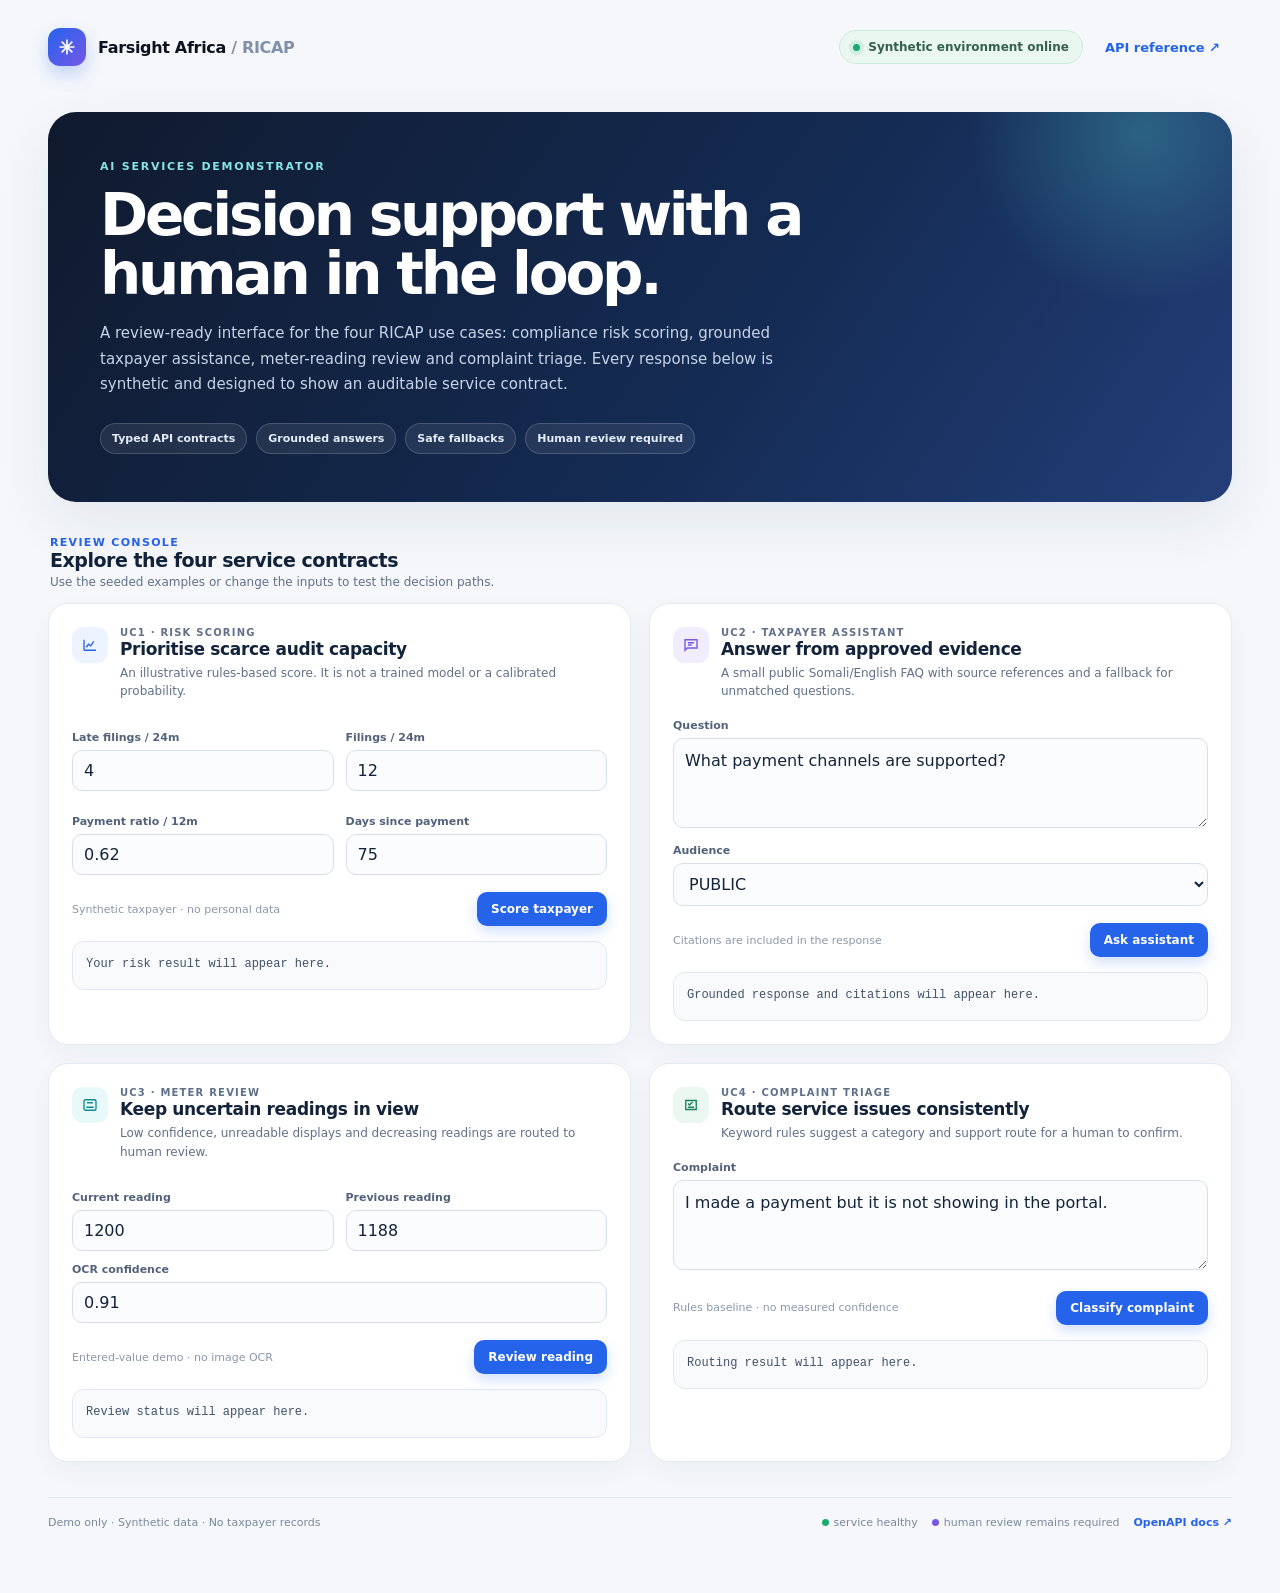
<file: app/static/index.html>
<!doctype html>
<html lang="en">
<head>
  <meta charset="utf-8">
  <meta name="viewport" content="width=device-width, initial-scale=1">
  <meta name="theme-color" content="#0b1220">
  <title>RICAP AI Services | Farsight Africa</title>
  <style>
    :root{--navy:#0b1220;--ink:#13233a;--muted:#607089;--line:#e4eaf2;--paper:#fff;--canvas:#f5f7fb;--blue:#2563eb;--blue-dark:#1746b0;--purple:#7657e8;--shadow:0 20px 60px rgba(24,42,75,.08)}
    *{box-sizing:border-box}html{background:var(--canvas)}body{margin:0;color:var(--ink);font-family:Inter,ui-sans-serif,system-ui,-apple-system,BlinkMacSystemFont,"Segoe UI",sans-serif;-webkit-font-smoothing:antialiased}
    button,input,select,textarea{font:inherit}.shell{max-width:1240px;margin:auto;padding:28px 28px 64px}.topbar{display:flex;justify-content:space-between;align-items:center;margin-bottom:46px}.brand{display:flex;align-items:center;gap:12px;color:var(--navy);font-weight:850;letter-spacing:-.02em}.brand-mark{width:38px;height:38px;border-radius:12px;display:grid;place-items:center;color:#fff;background:linear-gradient(135deg,var(--blue),var(--purple));box-shadow:0 8px 18px rgba(37,99,235,.25)}.brand-mark svg{width:20px}.topbar-actions{display:flex;align-items:center;gap:10px}.status{display:inline-flex;align-items:center;gap:8px;color:#35604e;background:#e9f7f0;border:1px solid #ccebdc;padding:9px 13px;border-radius:999px;font-size:12px;font-weight:750}.status i{display:block;width:7px;height:7px;border-radius:50%;background:#1eaa71;box-shadow:0 0 0 4px rgba(30,170,113,.12)}.toplink{color:var(--blue);text-decoration:none;font-size:13px;font-weight:750;padding:9px 12px;border-radius:9px}.toplink:hover{background:#eaf1ff}
    .hero{position:relative;overflow:hidden;background:linear-gradient(125deg,#101a2e 0%,#142b53 58%,#243e79 100%);border-radius:28px;padding:48px 52px;color:#fff;box-shadow:var(--shadow);margin-bottom:24px}.hero:after{content:"";position:absolute;width:360px;height:360px;border-radius:50%;right:-90px;top:-160px;background:radial-gradient(circle,rgba(86,221,215,.28),transparent 68%)}.hero-content{position:relative;z-index:1;max-width:780px}.eyebrow{font-size:11px;letter-spacing:.16em;font-weight:850;color:#87e5e4;text-transform:uppercase}.hero h1{font-size:clamp(34px,5vw,58px);line-height:1.02;letter-spacing:-.055em;margin:13px 0 17px}.hero p{max-width:720px;color:#c7d4e8;line-height:1.7;margin:0;font-size:15px}.hero-meta{display:flex;flex-wrap:wrap;gap:9px;margin-top:25px}.hero-meta span{border:1px solid rgba(255,255,255,.16);background:rgba(255,255,255,.08);border-radius:999px;padding:8px 11px;color:#e4ecf8;font-size:11px;font-weight:700}
    .section-head{display:flex;justify-content:space-between;align-items:end;margin:34px 2px 14px}.section-head h2{font-size:19px;letter-spacing:-.025em;margin:0}.section-head p{color:var(--muted);font-size:12px;margin:4px 0 0}.section-kicker{font-size:11px;color:var(--blue);font-weight:850;text-transform:uppercase;letter-spacing:.12em}.grid{display:grid;grid-template-columns:repeat(2,minmax(0,1fr));gap:18px}.card{background:var(--paper);border:1px solid var(--line);border-radius:20px;padding:23px;box-shadow:0 9px 28px rgba(24,42,75,.045);transition:transform .18s ease,box-shadow .18s ease,border-color .18s ease}.card:hover{transform:translateY(-2px);box-shadow:0 15px 34px rgba(24,42,75,.09);border-color:#cbd8ee}.card-head{display:flex;justify-content:space-between;gap:14px;align-items:flex-start;margin-bottom:18px}.card-title{display:flex;gap:12px;align-items:flex-start}.icon{width:36px;height:36px;border-radius:11px;display:grid;place-items:center;flex:none;background:#edf3ff;color:var(--blue)}.icon.purple{background:#f1edff;color:var(--purple)}.icon.cyan{background:#e8f9fa;color:#0e8d98}.icon.green{background:#eaf8f1;color:#16835b}.icon svg{width:18px;height:18px}.card h3{font-size:17px;letter-spacing:-.02em;margin:1px 0 5px}.card .sub{font-size:12px;line-height:1.55;color:var(--muted);margin:0}.uc-label{color:var(--muted);font-size:10px;font-weight:850;letter-spacing:.12em;text-transform:uppercase}.field-grid{display:grid;grid-template-columns:repeat(2,minmax(0,1fr));gap:12px}.field{margin-top:12px}.field label{display:block;color:#52627a;font-size:11px;font-weight:800;margin:0 0 6px}.field input,.field select,.field textarea{width:100%;border:1px solid #d6dfeb;border-radius:10px;background:#fbfcfe;color:var(--ink);padding:10px 11px;outline:none;transition:border-color .15s,box-shadow .15s}.field textarea{min-height:90px;resize:vertical;line-height:1.5}.field input:focus,.field select:focus,.field textarea:focus{border-color:#7da4f4;box-shadow:0 0 0 3px rgba(37,99,235,.12)}.actions{display:flex;justify-content:space-between;align-items:center;gap:12px;margin-top:17px}.hint{font-size:11px;color:#8a98aa}.button{border:0;border-radius:10px;padding:10px 14px;cursor:pointer;font-weight:800;font-size:12px;background:var(--blue);color:#fff;box-shadow:0 6px 14px rgba(37,99,235,.2);transition:background .15s,transform .15s}.button:hover{background:var(--blue-dark);transform:translateY(-1px)}.button:disabled{cursor:wait;opacity:.65;transform:none}.result{margin-top:15px;border:1px solid #e1e8f1;background:#f8fafc;border-radius:12px;padding:13px;min-height:49px;color:#42526a;font:500 12px/1.6 ui-monospace,SFMono-Regular,Menlo,monospace;white-space:pre-wrap;overflow:auto}.result.success{border-color:#cfe9dc;background:#f3fbf7}.result.error{border-color:#f1d1cf;background:#fff7f6;color:#9d3c38}.footer{display:flex;justify-content:space-between;gap:16px;align-items:center;border-top:1px solid var(--line);margin-top:35px;padding-top:18px;color:#7a899c;font-size:11px}.footer a{color:var(--blue);font-weight:750;text-decoration:none}.footer a:hover{text-decoration:underline}.legend{display:flex;gap:14px}.legend span{display:flex;align-items:center;gap:5px}.legend i{width:7px;height:7px;border-radius:50%;display:block}.legend .safe{background:#1eaa71}.legend .human{background:var(--purple)}
    @media(max-width:820px){.shell{padding:20px 16px 42px}.topbar{margin-bottom:28px}.hero{padding:34px 27px;border-radius:21px}.grid{grid-template-columns:1fr}.footer{display:block}.legend{margin-top:10px}.topbar-actions .toplink{display:none}}
    @media(max-width:520px){.field-grid{grid-template-columns:1fr}.hero h1{font-size:37px}.hero-meta span{font-size:10px}.actions{align-items:flex-start;flex-direction:column}.button{width:100%}}
  </style>
</head>
<body>
  <main class="shell">
    <header class="topbar"><div class="brand"><span class="brand-mark" aria-hidden="true"><svg viewBox="0 0 24 24" fill="none" stroke="currentColor" stroke-width="2"><path d="M12 3v18M3 12h18M5.6 5.6l12.8 12.8M18.4 5.6 5.6 18.4"/></svg></span><span>Farsight Africa <span style="color:#8090a7;font-weight:650">/ RICAP</span></span></div><div class="topbar-actions"><span class="status"><i></i> Synthetic environment online</span><a class="toplink" href="/docs" target="_blank" rel="noreferrer">API reference ↗</a></div></header>
    <section class="hero"><div class="hero-content"><div class="eyebrow">AI services demonstrator</div><h1>Decision support with a human in the loop.</h1><p>A review-ready interface for the four RICAP use cases: compliance risk scoring, grounded taxpayer assistance, meter-reading review and complaint triage. Every response below is synthetic and designed to show an auditable service contract.</p><div class="hero-meta"><span>Typed API contracts</span><span>Grounded answers</span><span>Safe fallbacks</span><span>Human review required</span></div></div></section>
    <div class="section-head"><div><div class="section-kicker">Review console</div><h2>Explore the four service contracts</h2><p>Use the seeded examples or change the inputs to test the decision paths.</p></div></div>
    <section class="grid">
      <article class="card"><div class="card-head"><div class="card-title"><span class="icon"><svg viewBox="0 0 24 24" fill="none" stroke="currentColor" stroke-width="1.8"><path d="M4 19V5m0 14h16M7 15l3-4 3 2 4-6"/></svg></span><div><div class="uc-label">UC1 · Risk scoring</div><h3>Prioritise scarce audit capacity</h3><p class="sub">An illustrative rules-based score. It is not a trained model or a calibrated probability.</p></div></div></div><div class="field-grid"><div class="field"><label for="late">Late filings / 24m</label><input id="late" type="number" value="4" min="0"></div><div class="field"><label for="filings">Filings / 24m</label><input id="filings" type="number" value="12" min="1"></div><div class="field"><label for="ratio">Payment ratio / 12m</label><input id="ratio" type="number" value="0.62" min="0" max="5" step=".01"></div><div class="field"><label for="days">Days since payment</label><input id="days" type="number" value="75" min="0"></div></div><div class="actions"><span class="hint">Synthetic taxpayer · no personal data</span><button class="button" onclick="score(this)">Score taxpayer</button></div><div class="result" id="scoreResult">Your risk result will appear here.</div></article>
      <article class="card"><div class="card-head"><div class="card-title"><span class="icon purple"><svg viewBox="0 0 24 24" fill="none" stroke="currentColor" stroke-width="1.8"><path d="M4 5h16v11H7l-3 3V5Z"/><path d="M8 9h8M8 12h5"/></svg></span><div><div class="uc-label">UC2 · Taxpayer assistant</div><h3>Answer from approved evidence</h3><p class="sub">A small public Somali/English FAQ with source references and a fallback for unmatched questions.</p></div></div></div><div class="field"><label for="question">Question</label><textarea id="question">What payment channels are supported?</textarea></div><div class="field"><label for="role">Audience</label><select id="role"><option>PUBLIC</option><option>OFFICER</option></select></div><div class="actions"><span class="hint">Citations are included in the response</span><button class="button" onclick="ask(this)">Ask assistant</button></div><div class="result" id="assistantResult">Grounded response and citations will appear here.</div></article>
      <article class="card"><div class="card-head"><div class="card-title"><span class="icon cyan"><svg viewBox="0 0 24 24" fill="none" stroke="currentColor" stroke-width="1.8"><rect x="4" y="5" width="16" height="14" rx="2"/><path d="M7 15h10M8 9h8"/></svg></span><div><div class="uc-label">UC3 · Meter review</div><h3>Keep uncertain readings in view</h3><p class="sub">Low confidence, unreadable displays and decreasing readings are routed to human review.</p></div></div></div><div class="field-grid"><div class="field"><label for="reading">Current reading</label><input id="reading" type="number" value="1200"></div><div class="field"><label for="previous">Previous reading</label><input id="previous" type="number" value="1188"></div></div><div class="field"><label for="confidence">OCR confidence</label><input id="confidence" type="number" value="0.91" min="0" max="1" step=".01"></div><div class="actions"><span class="hint">Entered-value demo · no image OCR</span><button class="button" onclick="meter(this)">Review reading</button></div><div class="result" id="meterResult">Review status will appear here.</div></article>
      <article class="card"><div class="card-head"><div class="card-title"><span class="icon green"><svg viewBox="0 0 24 24" fill="none" stroke="currentColor" stroke-width="1.8"><path d="M5 6h14v12H5z"/><path d="m8 10 2 2 4-4M8 15h8"/></svg></span><div><div class="uc-label">UC4 · Complaint triage</div><h3>Route service issues consistently</h3><p class="sub">Keyword rules suggest a category and support route for a human to confirm.</p></div></div></div><div class="field"><label for="complaint">Complaint</label><textarea id="complaint">I made a payment but it is not showing in the portal.</textarea></div><div class="actions"><span class="hint">Rules baseline · no measured confidence</span><button class="button" onclick="triage(this)">Classify complaint</button></div><div class="result" id="complaintResult">Routing result will appear here.</div></article>
    </section>
    <footer class="footer"><span>Demo only · Synthetic data · No taxpayer records</span><span class="legend"><span><i class="safe"></i> service healthy</span><span><i class="human"></i> human review remains required</span><a href="/docs" target="_blank" rel="noreferrer">OpenAPI docs ↗</a></span></footer>
  </main>
  <script>
    const post=async(path,body,headers={})=>{const response=await fetch(path,{method:'POST',headers:{'Content-Type':'application/json',...headers},body:JSON.stringify(body)});const data=await response.json();if(!response.ok)throw new Error(data.detail||`Request failed (${response.status})`);return data};
    const run=async(button,resultId,fn)=>{const result=document.getElementById(resultId);button.disabled=true;button.textContent='Working…';result.className='result';try{const data=await fn();result.textContent=JSON.stringify(data.results?.[0]||data,null,2);result.classList.add('success')}catch(error){result.textContent=error.message;result.classList.add('error')}finally{button.disabled=false;button.textContent=button.dataset.label||'Run again'}};
    function score(button){button.dataset.label='Score taxpayer';run(button,'scoreResult',()=>post('/v1/risk-scores',{records:[{taxpayer_id:'synthetic-001',late_filings_24m:+late.value,filings_24m:+filings.value,payment_ratio_12m:+ratio.value,days_since_last_payment:+days.value,turnover_growth_yoy:-.1,business_size:'MICRO',region:'DEMO'}]},{Authorization:'Bearer demo-review-token'}))}
    function ask(button){button.dataset.label='Ask assistant';run(button,'assistantResult',()=>post('/v1/assistant',{question:question.value,user_role:role.value}))}
    function meter(button){button.dataset.label='Review reading';run(button,'meterResult',()=>post('/v1/meter-review',{reading_value:+reading.value,previous_reading:+previous.value,ocr_confidence:+confidence.value}))}
    function triage(button){button.dataset.label='Classify complaint';run(button,'complaintResult',()=>post('/v1/complaints',{text:complaint.value}))}
  </script>
</body>
</html>
</file>
